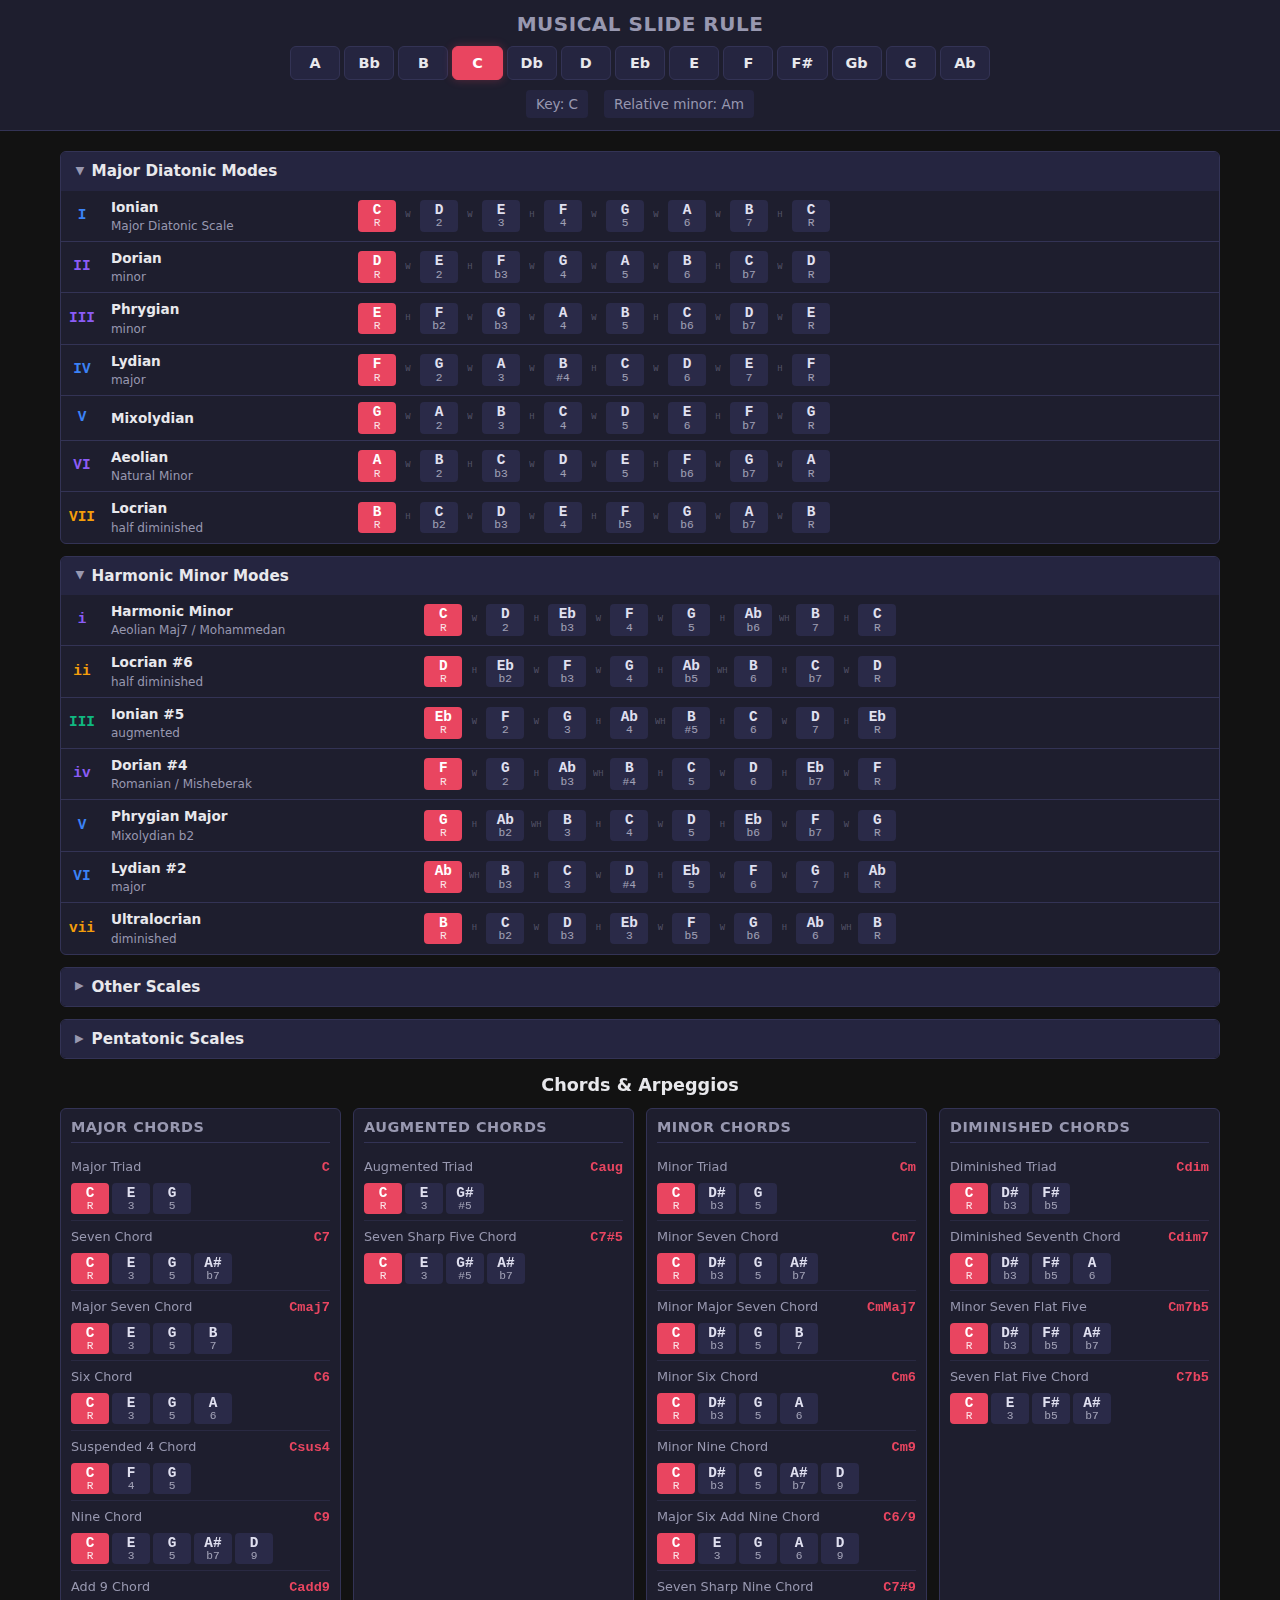
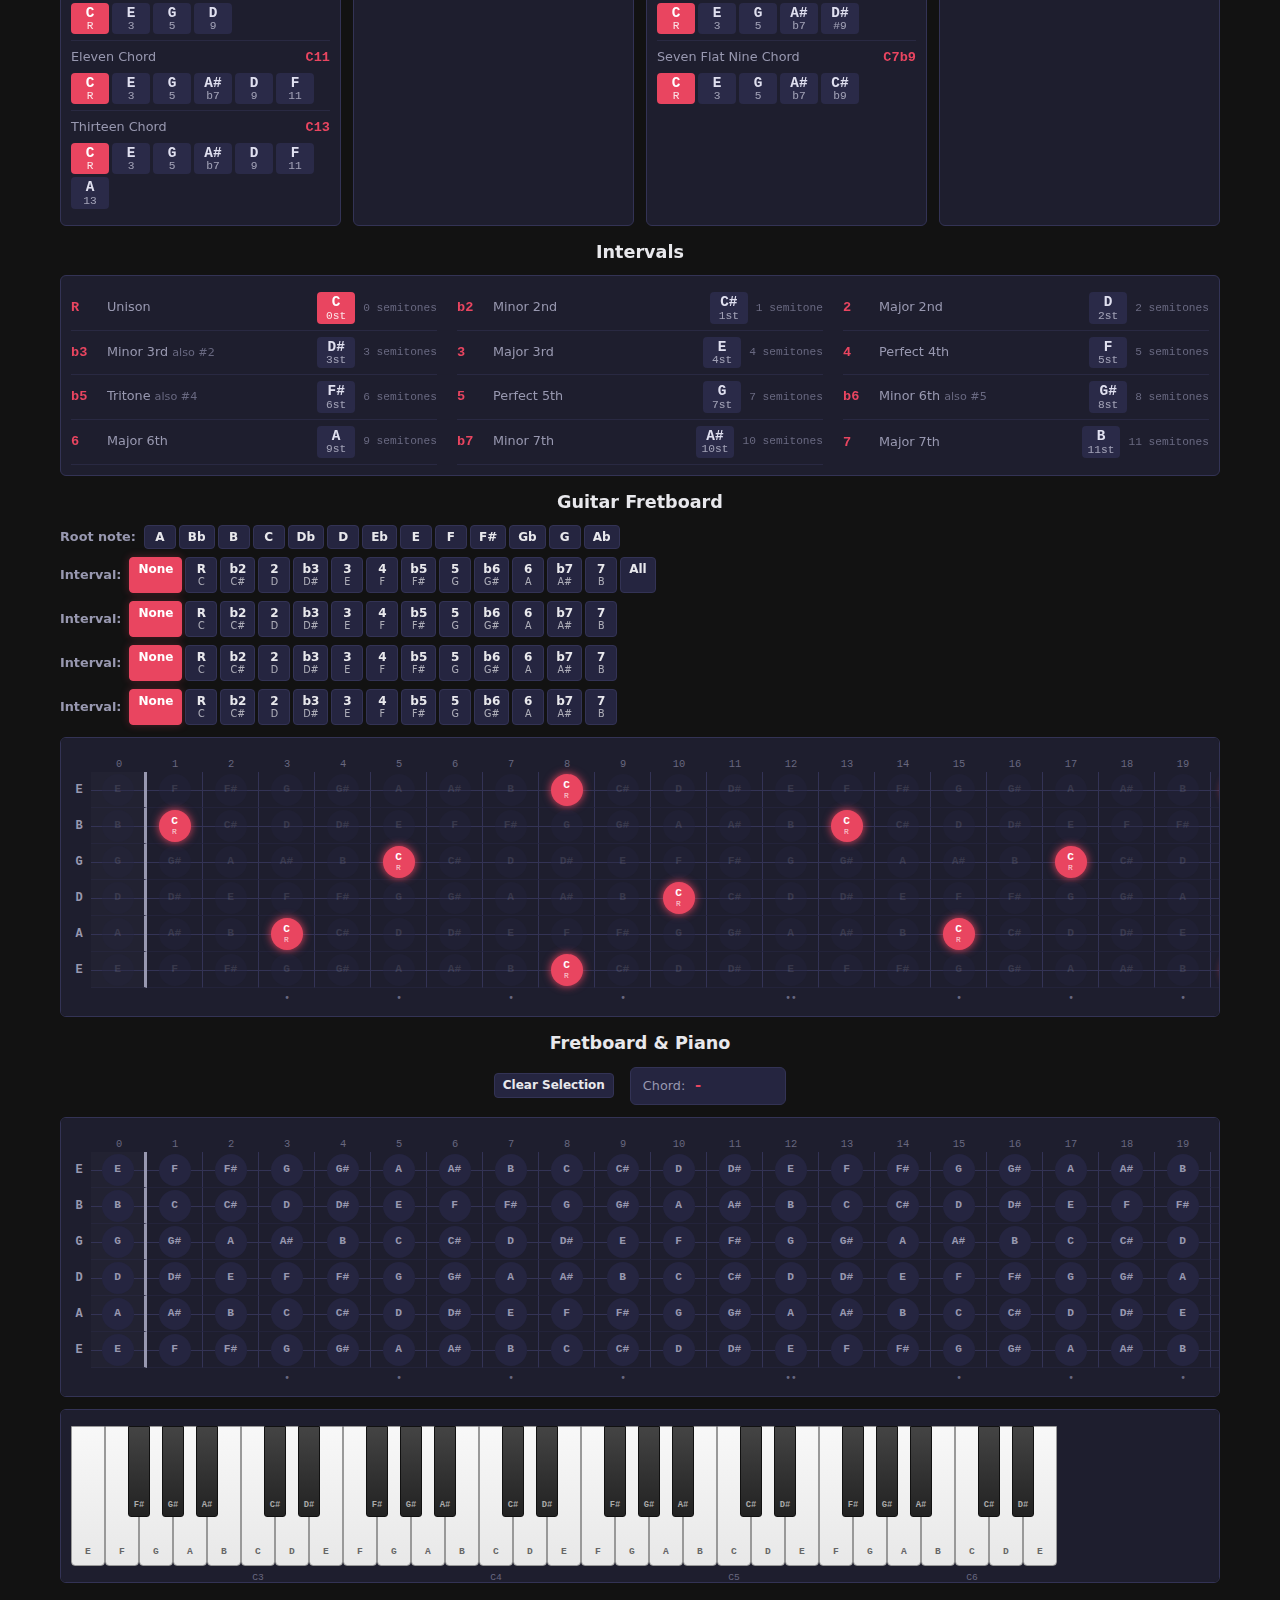
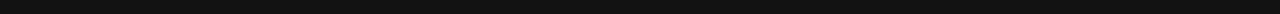
<file: guitar/index.html>
<!DOCTYPE html>
<html lang="en">
<head>
  <meta charset="UTF-8">
  <meta name="viewport" content="width=device-width, initial-scale=1.0">
  <title>Musical Slide Rule</title>
  <link rel="stylesheet" href="style.css">
</head>
<body>
  <header>
    <h1>Musical Slide Rule</h1>
    <div id="note-selector"></div>
    <div id="key-info">
      <span id="key-sig"></span>
      <span id="relative-info"></span>
    </div>
  </header>

  <main>
    <section id="scales-section">
      <details class="scale-group" open>
        <summary><h2>Major Diatonic Modes</h2></summary>
        <div class="table-wrap">
          <table id="diatonic-modes"></table>
        </div>
      </details>

      <details class="scale-group" open>
        <summary><h2>Harmonic Minor Modes</h2></summary>
        <div class="table-wrap">
          <table id="harmonic-modes"></table>
        </div>
      </details>

      <details class="scale-group">
        <summary><h2>Other Scales</h2></summary>
        <div class="table-wrap">
          <table id="other-scales"></table>
        </div>
      </details>

      <details class="scale-group">
        <summary><h2>Pentatonic Scales</h2></summary>
        <div class="table-wrap">
          <table id="pentatonic-scales"></table>
        </div>
      </details>
    </section>

    <section id="chords-section">
      <h2>Chords &amp; Arpeggios</h2>
      <div id="chord-columns">
        <div class="chord-col" id="major-chords"></div>
        <div class="chord-col" id="aug-chords"></div>
        <div class="chord-col" id="minor-chords"></div>
        <div class="chord-col" id="dim-chords"></div>
      </div>
    </section>

    <section id="intervals-section">
      <h2>Intervals</h2>
      <div id="intervals-text"></div>
    </section>

    <section id="fretboard-section">
      <h2>Guitar Fretboard</h2>
      <div id="fretboard-controls">
        <div class="fb-control-group">
          <label>Root note:</label>
          <div id="fb-root-buttons" class="fb-btn-row"></div>
        </div>
        <div class="fb-control-group">
          <label>Interval:</label>
          <div id="fb-interval-buttons-0" class="fb-btn-row"></div>
        </div>
        <div class="fb-control-group">
          <label>Interval:</label>
          <div id="fb-interval-buttons-1" class="fb-btn-row"></div>
        </div>
        <div class="fb-control-group">
          <label>Interval:</label>
          <div id="fb-interval-buttons-2" class="fb-btn-row"></div>
        </div>
        <div class="fb-control-group">
          <label>Interval:</label>
          <div id="fb-interval-buttons-3" class="fb-btn-row"></div>
        </div>
      </div>
      <div id="fretboard-wrap">
        <div id="fretboard"></div>
      </div>
    </section>

    <section id="linked-section">
      <h2>Fretboard &amp; Piano</h2>
      <div id="linked-controls">
        <button id="clear-linked-btn" class="fb-btn">Clear Selection</button>
        <div id="chord-display">
          <span id="chord-label">Chord:</span>
          <span id="chord-name">-</span>
        </div>
      </div>
      <div id="linked-fretboard-wrap">
        <div id="linked-fretboard"></div>
      </div>
      <div id="piano-wrap">
        <div id="piano-keyboard"></div>
      </div>
    </section>
  </main>

  <script src="app.js"></script>
</body>
</html>
</file>
<file: guitar/style.css>
/* ========== CSS CUSTOM PROPERTIES ========== */
:root {
  --bg-primary: #121212;
  --bg-secondary: #1e1e2e;
  --bg-card: #252540;
  --bg-hover: #2e2e4a;
  --text-primary: #e8e8ec;
  --text-secondary: #9898b0;
  --text-muted: #686880;
  --accent: #e94560;
  --accent-dim: #a03048;
  --accent-secondary: #7c3aed;
  --note-bg: #2a2a48;
  --note-text: #e0e0f0;
  --root-bg: #e94560;
  --root-text: #fff;
  --quality-major: #3b82f6;
  --quality-minor: #8b5cf6;
  --quality-dim: #f59e0b;
  --quality-aug: #10b981;
  --border-color: #333355;
  --radius: 6px;
  --radius-sm: 4px;
  --font-main: 'Segoe UI', system-ui, -apple-system, sans-serif;
  --font-mono: 'SF Mono', 'Fira Code', 'Consolas', monospace;
}

/* ========== RESET & BASE ========== */
*, *::before, *::after {
  box-sizing: border-box;
  margin: 0;
  padding: 0;
}

html {
  font-size: 14px;
  -webkit-text-size-adjust: 100%;
}

body {
  font-family: var(--font-main);
  background: var(--bg-primary);
  color: var(--text-primary);
  line-height: 1.5;
  min-height: 100vh;
  padding-bottom: 20px;
}

h1, h2, h3 {
  font-weight: 600;
  line-height: 1.2;
}

/* ========== HEADER ========== */
header {
  position: sticky;
  top: 0;
  z-index: 100;
  background: var(--bg-secondary);
  padding: 12px 16px;
  border-bottom: 1px solid var(--border-color);
}

header h1 {
  font-size: 1.1rem;
  text-align: center;
  margin-bottom: 10px;
  color: var(--text-secondary);
  letter-spacing: 0.5px;
  text-transform: uppercase;
}

/* ========== NOTE SELECTOR ========== */
#note-selector {
  display: grid;
  grid-template-columns: repeat(7, 1fr);
  gap: 4px;
  max-width: 500px;
  margin: 0 auto 10px;
}

.note-btn {
  background: var(--bg-card);
  color: var(--text-primary);
  border: 1px solid var(--border-color);
  border-radius: var(--radius);
  padding: 8px 4px;
  font-size: 0.9rem;
  font-weight: 600;
  font-family: var(--font-main);
  cursor: pointer;
  transition: all 0.15s ease;
  text-align: center;
  white-space: nowrap;
}

.note-btn:hover {
  background: var(--bg-hover);
  border-color: var(--accent);
}

.note-btn.active {
  background: var(--accent);
  color: var(--root-text);
  border-color: var(--accent);
  box-shadow: 0 0 10px rgba(233, 69, 96, 0.3);
}

/* ========== KEY INFO ========== */
#key-info {
  display: flex;
  justify-content: center;
  gap: 16px;
  flex-wrap: wrap;
  font-size: 0.85rem;
  color: var(--text-secondary);
}

#key-info span {
  background: var(--bg-card);
  padding: 4px 10px;
  border-radius: var(--radius-sm);
}

/* ========== MAIN ========== */
main {
  padding: 12px;
  max-width: 1200px;
  margin: 0 auto;
}

/* ========== SCALE GROUPS ========== */
.scale-group {
  margin-bottom: 12px;
  border: 1px solid var(--border-color);
  border-radius: var(--radius);
  background: var(--bg-secondary);
  overflow: hidden;
}

.scale-group summary {
  cursor: pointer;
  padding: 10px 14px;
  background: var(--bg-card);
  list-style: none;
  display: flex;
  align-items: center;
}

.scale-group summary::-webkit-details-marker {
  display: none;
}

.scale-group summary::before {
  content: '\25B6';
  font-size: 0.7rem;
  margin-right: 8px;
  transition: transform 0.2s;
  color: var(--text-secondary);
}

.scale-group[open] > summary::before {
  transform: rotate(90deg);
}

.scale-group summary h2 {
  font-size: 0.95rem;
  font-weight: 600;
  color: var(--text-primary);
  margin: 0;
}

.table-wrap {
  overflow-x: auto;
  -webkit-overflow-scrolling: touch;
}

.scale-group table {
  width: 100%;
  border-collapse: collapse;
}

.scale-group tr {
  border-bottom: 1px solid var(--border-color);
}

.scale-group tr:last-child {
  border-bottom: none;
}

.scale-group td {
  padding: 6px 8px;
  vertical-align: middle;
  white-space: nowrap;
}

.mode-degree {
  font-weight: 700;
  font-family: var(--font-mono);
  color: var(--accent);
  width: 40px;
  text-align: center;
  font-size: 0.9rem;
}

.mode-name {
  font-weight: 600;
  font-size: 0.85rem;
  min-width: 100px;
  color: var(--text-primary);
}

.mode-subtitle {
  display: block;
  font-weight: 400;
  font-size: 0.75rem;
  color: var(--text-secondary);
}

.mode-notes {
  display: flex;
  gap: 3px;
  flex-wrap: nowrap;
}

/* Quality row indicator */
.quality-major .mode-degree { color: var(--quality-major); }
.quality-minor .mode-degree { color: var(--quality-minor); }
.quality-dim .mode-degree { color: var(--quality-dim); }
.quality-aug .mode-degree { color: var(--quality-aug); }

/* ========== NOTE BADGES ========== */
.note-badge {
  display: inline-flex;
  flex-direction: column;
  align-items: center;
  justify-content: center;
  min-width: 30px;
  padding: 3px 5px 2px;
  background: var(--note-bg);
  color: var(--note-text);
  border-radius: var(--radius-sm);
  font-family: var(--font-mono);
  line-height: 1;
  gap: 1px;
}

.note-name {
  font-size: 0.8rem;
  font-weight: 700;
}

.note-interval {
  font-size: 0.6rem;
  font-weight: 400;
  opacity: 0.65;
}

/* Step labels (W/H) between notes */
.step-label {
  display: inline-flex;
  align-items: center;
  justify-content: center;
  font-size: 0.55rem;
  font-family: var(--font-mono);
  color: var(--text-muted);
  min-width: 14px;
  opacity: 0.7;
}

.note-badge.root-note {
  background: var(--root-bg);
  color: var(--root-text);
}

.note-badge.root-note .note-interval {
  opacity: 0.85;
}

/* ========== CHORDS SECTION ========== */
#chords-section {
  margin-top: 16px;
}

#chords-section > h2 {
  font-size: 1.1rem;
  margin-bottom: 12px;
  text-align: center;
  color: var(--text-primary);
}

#chord-columns {
  display: grid;
  grid-template-columns: 1fr;
  gap: 12px;
}

.chord-col {
  background: var(--bg-secondary);
  border: 1px solid var(--border-color);
  border-radius: var(--radius);
  padding: 10px;
}

.chord-col h3 {
  font-size: 0.9rem;
  color: var(--text-secondary);
  text-transform: uppercase;
  letter-spacing: 0.5px;
  margin-bottom: 8px;
  padding-bottom: 6px;
  border-bottom: 1px solid var(--border-color);
}

.chord-entry {
  padding: 6px 0;
  border-bottom: 1px solid rgba(51, 51, 85, 0.5);
}

.chord-entry:last-child {
  border-bottom: none;
}

.chord-header {
  display: flex;
  justify-content: space-between;
  align-items: baseline;
  margin-bottom: 4px;
}

.chord-name {
  font-size: 0.8rem;
  color: var(--text-secondary);
}

.chord-abbr {
  font-weight: 700;
  font-family: var(--font-mono);
  font-size: 0.85rem;
  color: var(--accent);
}

.chord-subtitle {
  font-size: 0.75rem;
  color: var(--text-muted);
}

.chord-notes {
  display: flex;
  gap: 3px;
  flex-wrap: wrap;
}

/* ========== INTERVALS SECTION ========== */
#intervals-section {
  margin-top: 16px;
}

#intervals-section > h2 {
  font-size: 1.1rem;
  margin-bottom: 12px;
  text-align: center;
  color: var(--text-primary);
}

#intervals-text {
  display: grid;
  grid-template-columns: 1fr;
  gap: 0;
  background: var(--bg-secondary);
  border: 1px solid var(--border-color);
  border-radius: var(--radius);
  padding: 10px;
}

.interval-entry {
  display: flex;
  justify-content: space-between;
  align-items: center;
  padding: 6px 0;
  border-bottom: 1px solid rgba(51, 51, 85, 0.5);
}

.interval-entry:last-child {
  border-bottom: none;
}

.interval-header {
  display: flex;
  align-items: baseline;
  gap: 8px;
}

.interval-abbr {
  font-weight: 700;
  font-family: var(--font-mono);
  font-size: 0.85rem;
  color: var(--accent);
  min-width: 28px;
}

.interval-name {
  font-size: 0.8rem;
  color: var(--text-secondary);
}

.interval-alt {
  font-size: 0.7rem;
  color: var(--text-muted);
  margin-left: 4px;
}

.interval-note {
  display: flex;
  align-items: center;
  gap: 8px;
}

.interval-semitones {
  font-size: 0.7rem;
  color: var(--text-muted);
  font-family: var(--font-mono);
}

/* ========== FRETBOARD SECTION ========== */
#fretboard-section {
  margin-top: 16px;
}

#fretboard-section > h2 {
  font-size: 1.1rem;
  margin-bottom: 12px;
  text-align: center;
  color: var(--text-primary);
}

#fretboard-controls {
  display: flex;
  flex-direction: column;
  gap: 8px;
  margin-bottom: 12px;
}

.fb-control-group {
  display: flex;
  align-items: center;
  gap: 8px;
  flex-wrap: wrap;
}

.fb-control-group label {
  font-size: 0.8rem;
  color: var(--text-secondary);
  min-width: 60px;
  text-align: right;
  font-weight: 600;
}

.fb-btn-row {
  display: flex;
  gap: 3px;
  flex-wrap: wrap;
}

.fb-btn {
  background: var(--bg-card);
  color: var(--text-primary);
  border: 1px solid var(--border-color);
  border-radius: var(--radius-sm);
  padding: 4px 8px;
  font-size: 0.75rem;
  font-weight: 600;
  font-family: var(--font-main);
  cursor: pointer;
  transition: all 0.15s ease;
  line-height: 1.2;
  text-align: center;
  display: inline-flex;
  flex-direction: column;
  align-items: center;
  min-width: 32px;
}

/* Mobile: stack label above buttons, use grid for 2 rows */
@media (max-width: 599px) {
  .fb-control-group {
    flex-direction: column;
    align-items: stretch;
    gap: 4px;
  }

  .fb-control-group label {
    text-align: left;
    min-width: unset;
  }

  .fb-btn-row {
    display: grid;
    gap: 4px;
  }

  #fb-root-buttons {
    grid-template-columns: repeat(7, 1fr);
  }

  #fb-interval-buttons {
    grid-template-columns: repeat(7, 1fr);
  }

  .fb-btn {
    padding: 8px 4px;
    font-size: 0.8rem;
    min-width: unset;
    min-height: 36px;
    justify-content: center;
  }

  .fb-btn-sub {
    font-size: 0.65rem;
  }
}

.fb-btn:hover {
  background: var(--bg-hover);
  border-color: var(--accent);
}

.fb-btn.fb-btn-active {
  background: var(--accent);
  color: var(--root-text);
  border-color: var(--accent);
  box-shadow: 0 0 8px rgba(233, 69, 96, 0.3);
}

.fb-btn-interval.fb-btn-active {
  background: var(--int-color, var(--accent));
  border-color: var(--int-color, var(--accent));
  box-shadow: 0 0 8px color-mix(in srgb, var(--int-color, var(--accent)) 50%, transparent);
}

.fb-btn-sub {
  font-size: 0.6rem;
  font-weight: 400;
  opacity: 0.7;
}

#fretboard-wrap {
  overflow-x: auto;
  -webkit-overflow-scrolling: touch;
  background: var(--bg-secondary);
  border: 1px solid var(--border-color);
  border-radius: var(--radius);
  padding: 10px 6px;
}

#fretboard {
  display: inline-flex;
  flex-direction: column;
  min-width: 100%;
}

.fb-row {
  display: flex;
  align-items: center;
}

.fb-string-label {
  width: 24px;
  min-width: 24px;
  text-align: center;
  font-weight: 700;
  font-family: var(--font-mono);
  font-size: 0.75rem;
  color: var(--text-secondary);
}

.fb-header-row .fb-fret {
  font-size: 0.65rem;
  color: var(--text-muted);
  text-align: center;
  font-family: var(--font-mono);
}

.fb-fret,
.fb-cell,
.fb-fret-dot {
  width: 48px;
  min-width: 48px;
  text-align: center;
}

.fb-cell {
  height: 32px;
  position: relative;
  display: flex;
  align-items: center;
  justify-content: center;
  border-right: 1px solid var(--border-color);
  border-bottom: 1px solid rgba(51, 51, 85, 0.3);
}

.fb-nut-cell {
  border-right: 3px solid var(--text-secondary);
  background: rgba(255, 255, 255, 0.02);
}

.fb-cell::before {
  content: '';
  position: absolute;
  top: 50%;
  left: 0;
  right: 0;
  height: 1px;
  background: var(--border-color);
  z-index: 0;
}

.fb-dot {
  position: relative;
  z-index: 1;
  width: 28px;
  height: 28px;
  border-radius: 50%;
  display: flex;
  flex-direction: column;
  align-items: center;
  justify-content: center;
  line-height: 1;
}

.fb-dot-note {
  font-size: 0.6rem;
  font-weight: 700;
  color: #fff;
  font-family: var(--font-mono);
}

.fb-dot-interval {
  font-size: 0.45rem;
  color: rgba(255, 255, 255, 0.8);
  font-family: var(--font-mono);
}

.fb-dot-dim {
  background: var(--bg-card) !important;
  opacity: 0.35;
}

.fb-dot-dim .fb-dot-note {
  color: var(--text-muted);
}

.fb-dot-highlight {
  transform: scale(1.1);
}

.fb-dots-row {
  margin-top: 2px;
}

.fb-fret-dot {
  font-size: 0.6rem;
  color: var(--text-muted);
  height: 16px;
  line-height: 16px;
}

/* ========== VERTICAL FRETBOARD (mobile) ========== */
.fb-vertical {
  display: inline-flex;
  flex-direction: column;
  width: 100%;
}

.fbv-row {
  display: flex;
  align-items: center;
  border-bottom: 1px solid rgba(51, 51, 85, 0.3);
}

.fbv-row:last-child {
  border-bottom: none;
}

.fbv-nut-row {
  border-bottom: 3px solid var(--text-secondary);
}

.fbv-header-row {
  border-bottom: 1px solid var(--border-color);
}

.fbv-fret-label {
  width: 28px;
  min-width: 28px;
  text-align: center;
  font-size: 0.65rem;
  color: var(--text-muted);
  font-family: var(--font-mono);
}

.fbv-header-row .fbv-fret-label {
  color: transparent;
}

.fbv-string-label {
  flex: 1;
  text-align: center;
  font-weight: 700;
  font-family: var(--font-mono);
  font-size: 0.75rem;
  color: var(--text-secondary);
  padding: 4px 0;
}

.fbv-cell {
  flex: 1;
  display: flex;
  align-items: center;
  justify-content: center;
  height: 40px;
  position: relative;
  border-right: 1px solid var(--border-color);
}

.fbv-cell:last-of-type {
  border-right: none;
}

.fbv-cell::before {
  content: '';
  position: absolute;
  left: 50%;
  top: 0;
  bottom: 0;
  width: 1px;
  background: var(--border-color);
  z-index: 0;
}

.fbv-dot-col {
  width: 20px;
  min-width: 20px;
  text-align: center;
  font-size: 0.55rem;
  color: var(--text-muted);
}

/* Reuse .fb-dot styles inside vertical layout */
.fb-vertical .fb-dot {
  width: 30px;
  height: 30px;
}

.fb-vertical .fb-dot-note {
  font-size: 0.65rem;
}

.fb-vertical .fb-dot-interval {
  font-size: 0.45rem;
}

/* ========== RESPONSIVE: TABLET (600px+) ========== */
@media (min-width: 600px) {
  html {
    font-size: 15px;
  }

  #note-selector {
    grid-template-columns: repeat(13, 1fr);
    max-width: 700px;
  }

  #chord-columns {
    grid-template-columns: 1fr 1fr;
  }

  .note-badge {
    min-width: 34px;
  }

  .note-name {
    font-size: 0.85rem;
  }

  .note-interval {
    font-size: 0.65rem;
  }

  .mode-notes {
    gap: 4px;
  }

  header h1 {
    font-size: 1.25rem;
  }

  #intervals-text {
    grid-template-columns: 1fr 1fr;
    gap: 0 16px;
  }

  .fb-cell {
    width: 52px;
    min-width: 52px;
    height: 34px;
  }

  .fb-fret,
  .fb-fret-dot {
    width: 52px;
    min-width: 52px;
  }

  .fb-dot {
    width: 30px;
    height: 30px;
  }

  .fb-dot-note {
    font-size: 0.65rem;
  }

  .fb-dot-interval {
    font-size: 0.5rem;
  }

}

/* ========== RESPONSIVE: DESKTOP (1024px+) ========== */
@media (min-width: 1024px) {
  html {
    font-size: 16px;
  }

  main {
    padding: 20px;
  }

  #chord-columns {
    grid-template-columns: repeat(4, 1fr);
  }

  .note-badge {
    min-width: 38px;
    padding: 3px 6px 2px;
  }

  .note-name {
    font-size: 0.9rem;
  }

  .note-interval {
    font-size: 0.7rem;
  }

  .mode-notes {
    gap: 5px;
  }

  #intervals-text {
    grid-template-columns: repeat(3, 1fr);
    gap: 0 20px;
  }

  .fb-cell {
    width: 56px;
    min-width: 56px;
    height: 36px;
  }

  .fb-fret,
  .fb-fret-dot {
    width: 56px;
    min-width: 56px;
  }

  .fb-dot {
    width: 32px;
    height: 32px;
  }

  .fb-dot-note {
    font-size: 0.7rem;
  }

  .fb-dot-interval {
    font-size: 0.5rem;
  }
}

/* ========== LINKED FRETBOARD & PIANO SECTION ========== */
#linked-section {
  margin-top: 16px;
}

#linked-section > h2 {
  font-size: 1.1rem;
  margin-bottom: 12px;
  text-align: center;
  color: var(--text-primary);
}

#linked-controls {
  display: flex;
  justify-content: center;
  align-items: center;
  gap: 16px;
  margin-bottom: 12px;
  flex-wrap: wrap;
}

#chord-display {
  display: flex;
  align-items: center;
  gap: 8px;
  background: var(--bg-card);
  padding: 6px 12px;
  border-radius: var(--radius);
  border: 1px solid var(--border-color);
}

#chord-label {
  font-size: 0.8rem;
  color: var(--text-secondary);
}

#chord-name {
  font-size: 1rem;
  font-weight: 700;
  font-family: var(--font-mono);
  color: var(--accent);
  min-width: 80px;
  cursor: help;
}

#chord-name.chord-approximate {
  color: var(--text-secondary);
}

#linked-fretboard-wrap {
  overflow-x: auto;
  -webkit-overflow-scrolling: touch;
  background: var(--bg-secondary);
  border: 1px solid var(--border-color);
  border-radius: var(--radius);
  padding: 10px 6px;
  margin-bottom: 12px;
}

#linked-fretboard {
  display: inline-flex;
  flex-direction: column;
  min-width: 100%;
}

/* Linked fretboard dots - neutral color for clickable notes */
.linked-dot {
  background: var(--bg-card) !important;
  cursor: pointer;
  transition: transform 0.1s, box-shadow 0.1s;
}

.linked-dot:hover {
  background: var(--bg-hover) !important;
  transform: scale(1.1);
}

.linked-dot .fb-dot-note {
  color: var(--text-secondary);
}

#piano-wrap {
  overflow-x: auto;
  -webkit-overflow-scrolling: touch;
  background: var(--bg-secondary);
  border: 1px solid var(--border-color);
  border-radius: var(--radius);
  padding: 16px 10px;
}

#piano-keyboard {
  --white-key-width: 28px;
  --black-key-width: 18px;
  display: flex;
  position: relative;
  height: 120px;
  min-width: max-content;
}

.piano-key {
  position: relative;
  width: var(--white-key-width);
  min-width: var(--white-key-width);
  height: 100%;
  background: linear-gradient(to bottom, #f8f8f8 0%, #e8e8e8 100%);
  border: 1px solid #999;
  border-radius: 0 0 4px 4px;
  cursor: pointer;
  display: flex;
  flex-direction: column;
  justify-content: flex-end;
  align-items: center;
  padding-bottom: 6px;
  transition: background 0.1s, box-shadow 0.1s;
}

.piano-key:hover {
  background: linear-gradient(to bottom, #fff 0%, #f4f4f4 100%);
}

.piano-key.black {
  position: absolute;
  width: var(--black-key-width);
  min-width: var(--black-key-width);
  height: 65%;
  background: linear-gradient(to bottom, #444 0%, #222 100%);
  border: 1px solid #111;
  border-radius: 0 0 3px 3px;
  z-index: 2;
  padding-bottom: 4px;
}

.piano-key.black:hover {
  background: linear-gradient(to bottom, #555 0%, #333 100%);
}

.piano-key-label {
  font-size: 0.55rem;
  font-family: var(--font-mono);
  font-weight: 600;
  color: #666;
  pointer-events: none;
}

.piano-key.black .piano-key-label {
  color: #aaa;
  font-size: 0.5rem;
}

.piano-octave-label {
  position: absolute;
  bottom: -20px;
  left: 50%;
  transform: translateX(-50%);
  font-size: 0.6rem;
  font-family: var(--font-mono);
  color: var(--text-muted);
  white-space: nowrap;
}

/* Piano highlight states */
.piano-key.highlighted {
  background: linear-gradient(to bottom, #ffcccc 0%, #ffaaaa 100%) !important;
  box-shadow: 0 0 12px var(--accent), inset 0 0 10px rgba(233, 69, 96, 0.2);
}

.piano-key.black.highlighted {
  background: linear-gradient(to bottom, #e94560 0%, #c03050 100%) !important;
  box-shadow: 0 0 12px var(--accent);
}

.piano-key.black.highlighted .piano-key-label {
  color: #fff;
}

/* Fretboard linked highlight */
.fb-dot.linked-highlight {
  box-shadow: 0 0 8px #fff, 0 0 16px var(--accent) !important;
  transform: scale(1.15);
  z-index: 10;
}

/* ========== PIANO RESPONSIVE ========== */
@media (max-width: 599px) {
  #piano-keyboard {
    --white-key-width: 22px;
    --black-key-width: 14px;
    height: 100px;
  }

  .piano-key-label {
    font-size: 0.5rem;
  }

  .piano-key.black .piano-key-label {
    font-size: 0.45rem;
  }

  .piano-octave-label {
    font-size: 0.5rem;
    bottom: -16px;
  }
}

@media (min-width: 600px) {
  #piano-keyboard {
    --white-key-width: 30px;
    --black-key-width: 20px;
    height: 130px;
  }
}

@media (min-width: 1024px) {
  #piano-keyboard {
    --white-key-width: 34px;
    --black-key-width: 22px;
    height: 140px;
  }

  .piano-key-label {
    font-size: 0.6rem;
  }

  .piano-key.black .piano-key-label {
    font-size: 0.55rem;
  }
}
</file>
